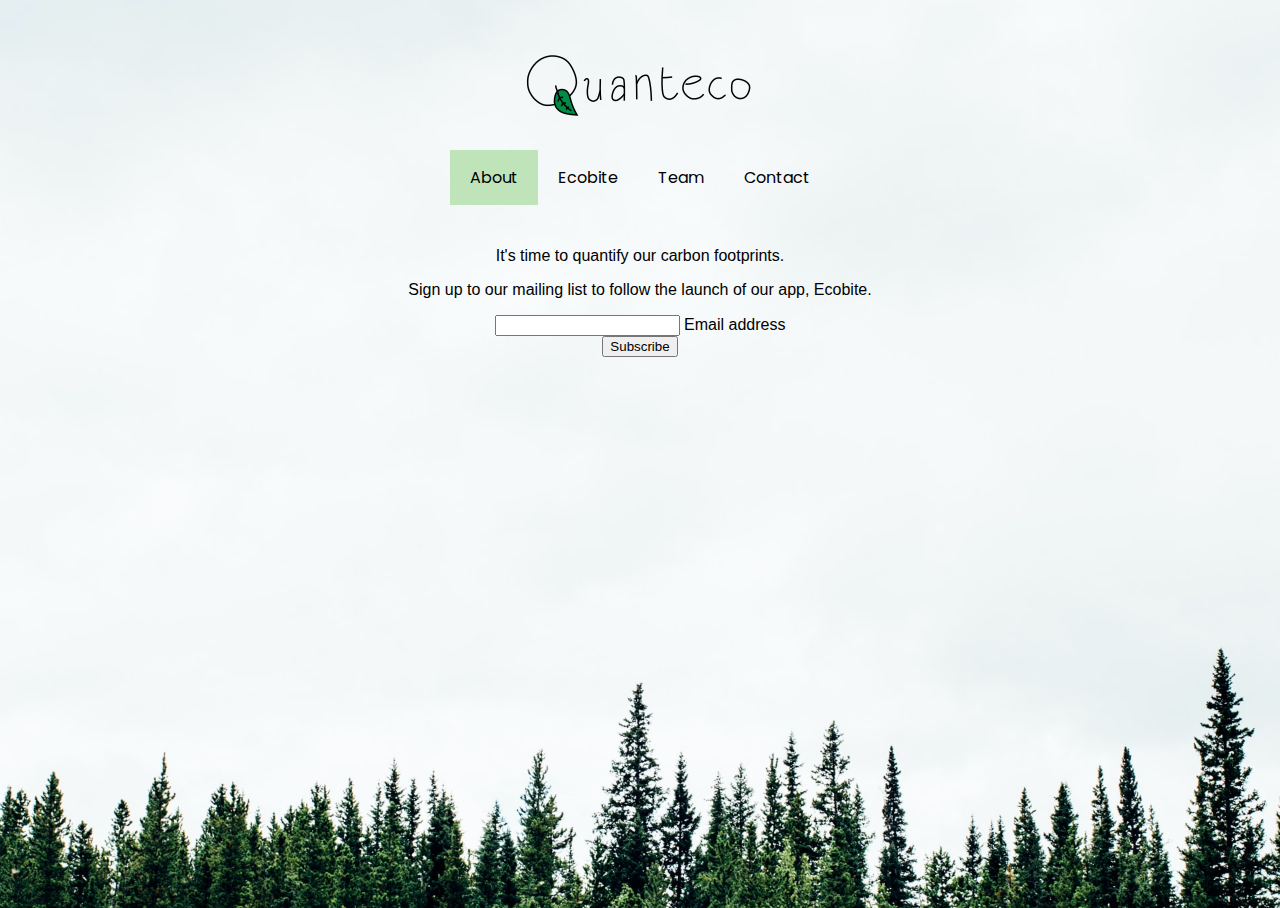
<file: index2.html>
<!doctype html>

<html lang="en">

<head>
    <meta charset="utf-8">

    <title>Quanteco</title>
    <meta name="description" content="Quanteco.org">
    <meta name="author" content="Quanteco">
    <meta name="referrer" content="no-referrer">
    <meta name="viewport" content="width=device-width, initial-scale=1.0">

    <!-- material design lite -->
    <link rel="stylesheet" href="https://fonts.googleapis.com/icon?family=Material+Icons">
    <link rel="stylesheet" href="https://code.getmdl.io/1.3.0/material.green-blue.min.css" />
    <script defer src="https://code.getmdl.io/1.3.0/material.min.js"></script>

    <!-- fonts -->
    <link rel="preconnect" href="https://fonts.googleapis.com">
    <link rel="preconnect" href="https://fonts.gstatic.com" crossorigin>
    <link href="https://fonts.googleapis.com/css2?family=Open+Sans&family=Poppins&display=swap" rel="stylesheet">

    <link rel="stylesheet" href="style.css">

    <link rel="icon" href="Q_notion.png">
</head>

<body>
    <main>
        <script>
            // fixes over-aggressive marking the email field as invalid
            document.addEventListener('DOMContentLoaded', function () {
                setTimeout(function () {
                    document.querySelectorAll("input[data-required]").forEach(function (e) {
                        e.required = true;
                    });
                }, 1);
            });
        </script>

        <div style="margin-top: 10px;"><img src="quanteco2.png" alt="Quanteco logo">
            <!-- 
    <h1 style="margin-top: 0" class = "title">Quanteco </h1>
     Tab links -->
        </div>

        <div class="tab">
            <button class="tablinks" onclick="openTab(event, 'About')" id="defaultOpen">About</button>
            <!-- <button class="tablinks" onclick="openTab(event, 'News')">News</button>-->
            <button class="tablinks" onclick="openTab(event, 'Ecobite')">Ecobite</button>
            <button class="tablinks" onclick="openTab(event, 'Team')">Team</button>
            <button class="tablinks" onclick="openTab(event, 'Contact')">Contact</button>
        </div>

        <div id="About" class="tabcontent">
            <p> It's time to quantify our carbon footprints.</p>
            <p>Sign up to our mailing list to follow the launch of our app, Ecobite.</p>
            <div id="mc_embed_signup">
                <form
                    action="https://quanteco.us5.list-manage.com/subscribe/post?u=84b372b9598d22040af9583e0&amp;id=0def27f7e4"
                    method="post" id="mc-embedded-subscribe-form" name="mc-embedded-subscribe-form" target="_blank">

                    <div class="mdl-textfield mdl-js-textfield mdl-textfield--floating-label">
                        <input class="mdl-textfield__input" type="email" value="" name="EMAIL" id="mce-EMAIL"
                            data-required>
                        <label class="mdl-textfield__label" for="mce-EMAIL">Email address</label>
                    </div>

                    <!-- real people should not fill this in and expect good things - do not remove this or risk form bot signups-->
                    <div style="position: absolute; left: -5000px;" aria-hidden="true">
                        <input type="text" name="b_84b372b9598d22040af9583e0_0def27f7e4" tabindex="-1" value="">
                    </div>

                    <button type="submit" name="subscribe" id="mc-embedded-subscribe"
                        class="mdl-button mdl-button--raised mdl-button--primary">
                        Subscribe
                    </button>
                    
                    </form>
                </div>
            </div>
        </div>

        <div id="Ecobite" class="tabcontent">
            <!--    <h3>Ecobite</h3>
    
                width="175"
                height="296"
    
    -->
            <p>
                Coming soon... a recipe and diet app with ecology and health at its heart.
            </p>
            <p>
                Find the footprint behind your plate by searching the nutrition and ecological impacts
                of a growing list food items.
            </p>
            <p>
                The nutritional data is sourced from the USDA.
                The ecological impact is estimated by us from recent scientific studies.
            </p>
            <p>
                Our alpha app is now in testing! It is under development and growing every day.
            </p>   
                      
    <a href="http://staging.quanteco.org" target="_blank"><button type="button" name="To the app!"  class="mdl-button mdl-button--raised mdl-button--primary">To the app!</button></a>

    
        </div>

        <div id="News" class="tabcontent">
            <p style="text-align:left;"> </p>
        </div>

        <div id="Team" class="tabcontent">
            <div class="row">
                <div class="column">
                    <img  class="teamimage" src="evert.png" alt="Evert"> <br>
                    <h5> Evert - CTO </h5>
                    Computer scientist <br>
                    Likes: Backends <br>
                    Dislikes: Bikeshedding
                </div>
                <div class="column">
                    <img class="teamimage" src="robert.png" style="width: 175px;" alt="Robert"> <br>
                    <h5> Robert - CEO </h5>
                    Mathematical engineer <br>
                    Likes: Data<br>
                    Dislikes: Balance fallacy
                </div>
            </div>
        </div>


        <div id="Contact" class="tabcontent">
            <p>
                If you find any bugs or have any sprouts (suggestions) for us, please contact us at <a
                    href="mailto:contact@quanteco.org">contact@quanteco.org</a>.
            </p>
        </div>

        <script>
            function openTab(evt, name) {
                // Declare all variables
                var i, tabcontent, tablinks;

                // Get all elements with class="tabcontent" and hide them
                tabcontent = document.getElementsByClassName("tabcontent");
                for (i = 0; i < tabcontent.length; i++) {
                    tabcontent[i].style.display = "none";
                    //tablinks[i].style.backgroundColor = "";

                }

                // Get all elements with class="tablinks" and remove the class "active"
                tablinks = document.getElementsByClassName("tablinks");
                for (i = 0; i < tablinks.length; i++) {
                    tablinks[i].className = tablinks[i].className.replace(" active", "");
                }

                // Show the current tab, and add an "active" class to the button that opened the tab
                document.getElementById(name).style.display = "block";
                evt.currentTarget.className += " active";
            }

            // Get the element with id="defaultOpen" and click on it
            document.getElementById("defaultOpen").click();

        </script>



    </main>
</body>

</html>
</file>
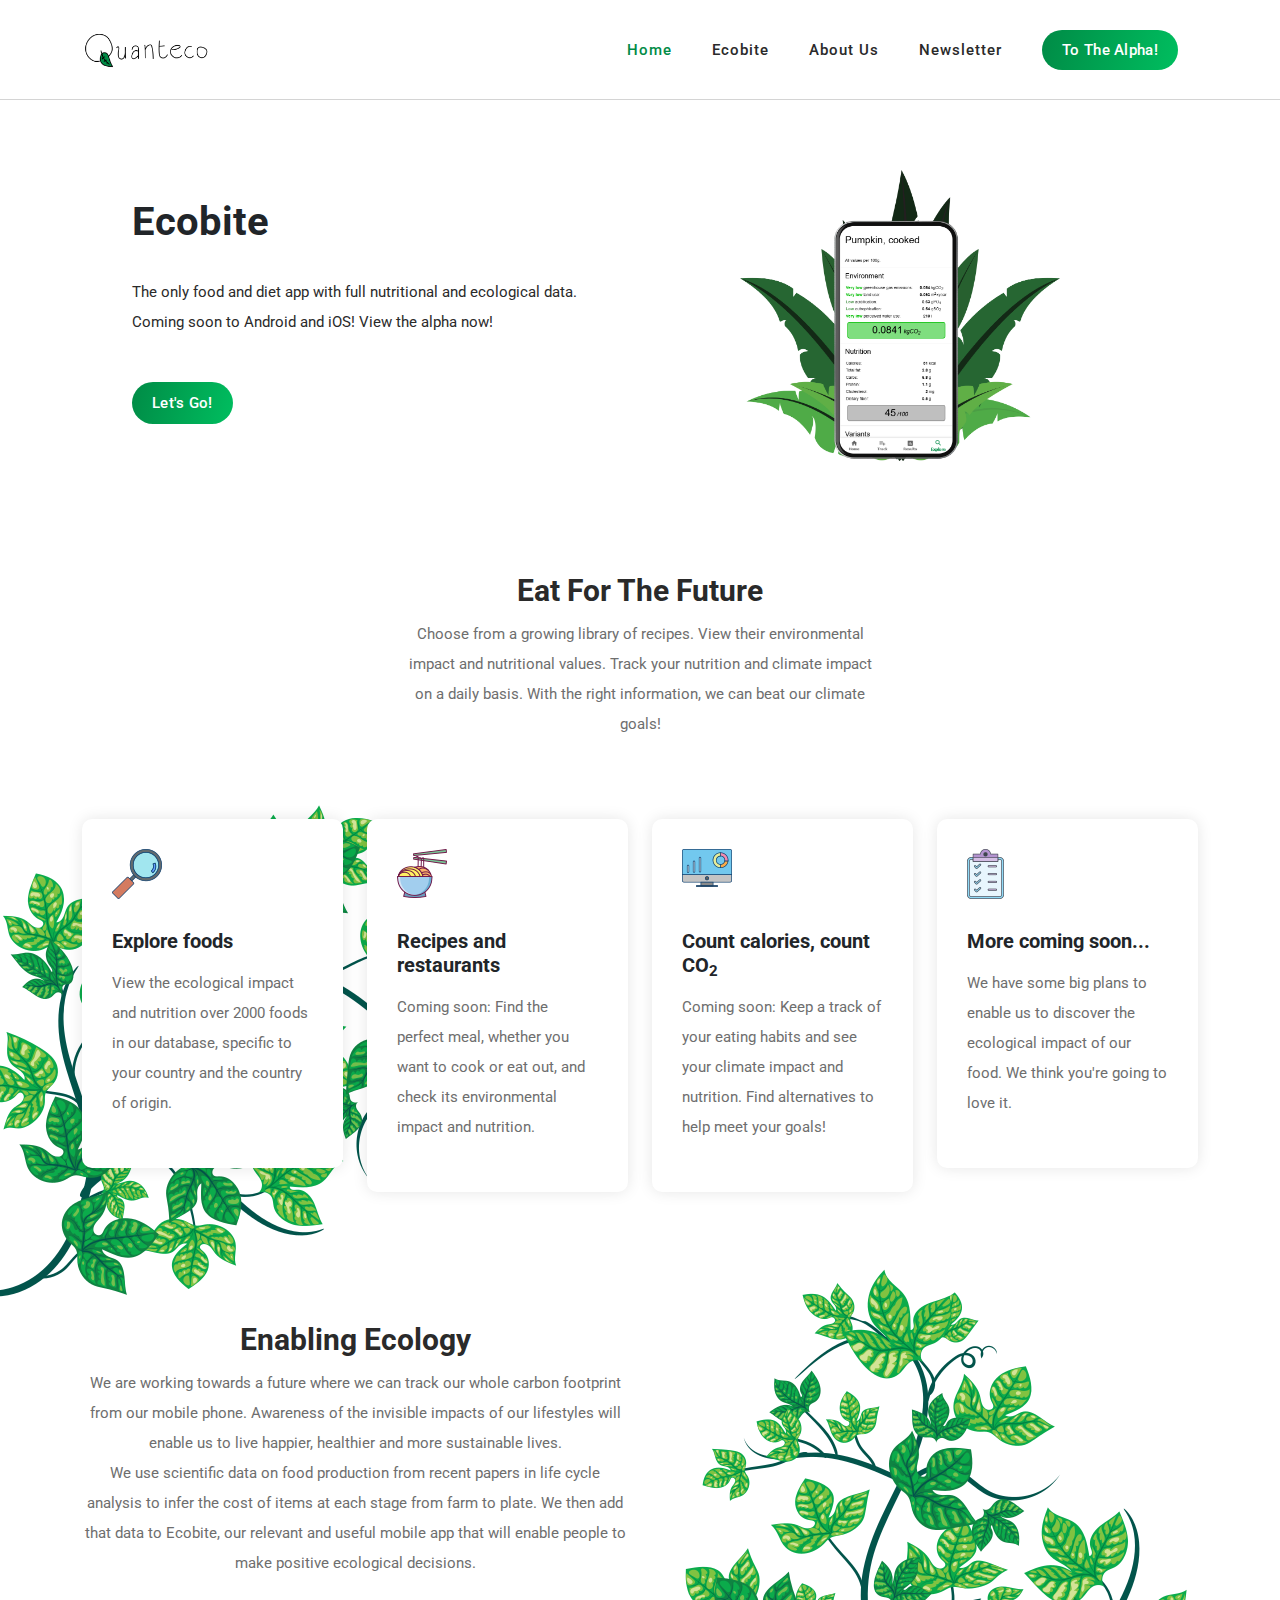
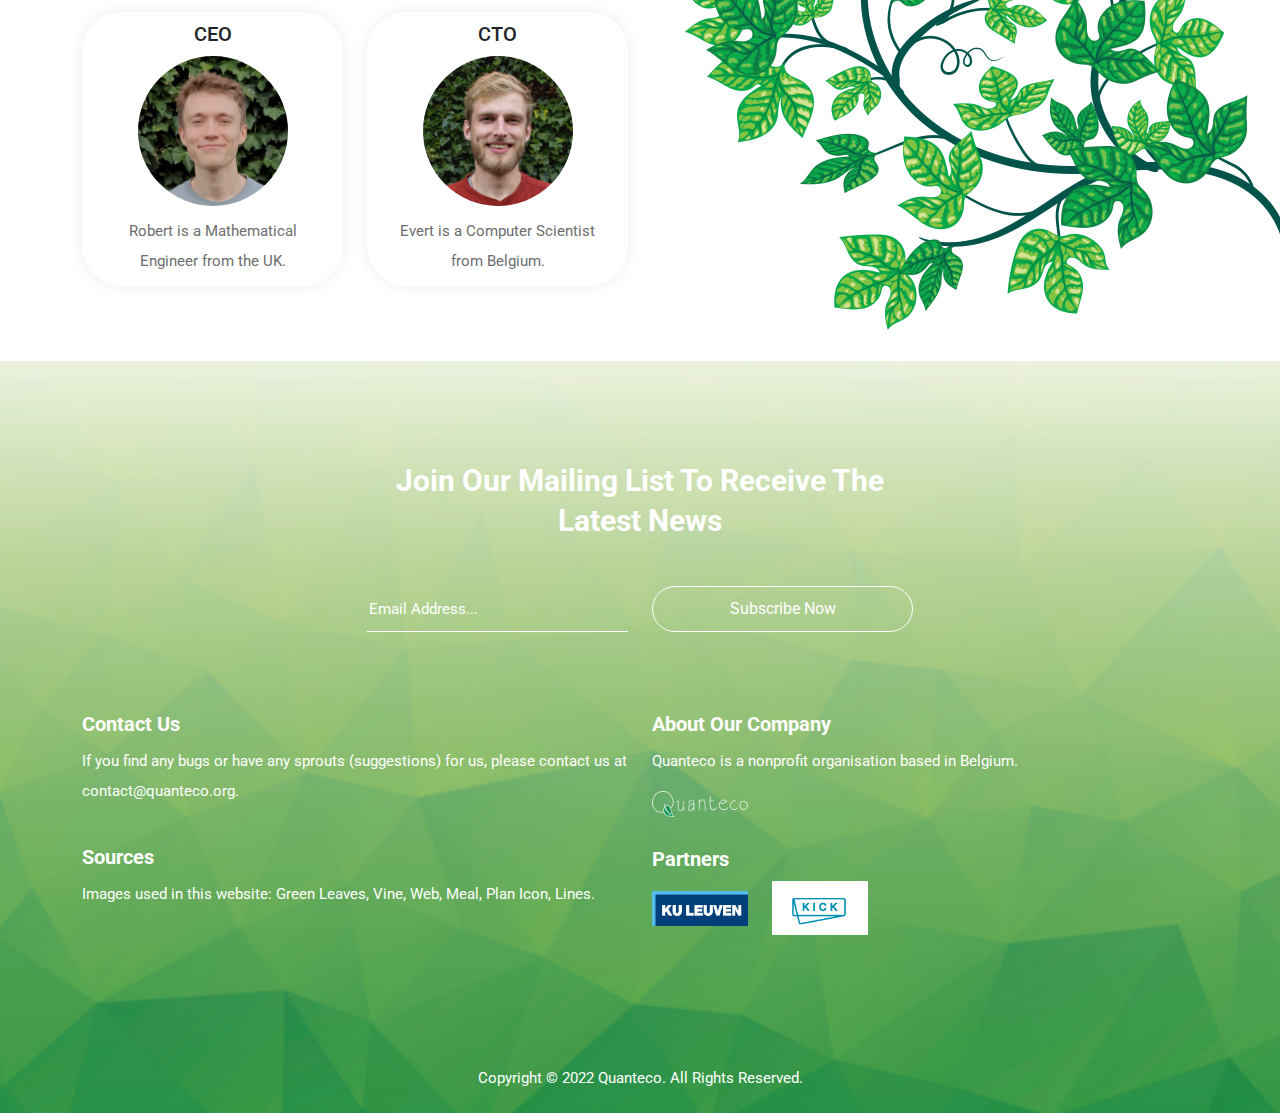
<file: old_index.html>
<!DOCTYPE html>
<html lang="en">

  <head>

    <meta charset="UTF-8">
    <meta name="viewport" content="width=device-width, initial-scale=1, shrink-to-fit=no">
    <meta name="description" content="">
    <meta name="author" content="">
    <link rel="preconnect" href="https://fonts.googleapis.com">
    <link rel="preconnect" href="https://fonts.gstatic.com" crossorigin>
    <link href="https://fonts.googleapis.com/css2?family=Roboto:wght@100;300;400;500;700;900&display=swap" rel="stylesheet">

    <title>Quanteco</title>

    <link rel="icon" href="Q_notion.png">
    <!-- Bootstrap core CSS -->
    <link href="vendor/bootstrap/css/bootstrap.min.css" rel="stylesheet">

<!--

TemplateMo 570 Chain App Dev

https://templatemo.com/tm-570-chain-app-dev

-->

    <!-- Additional CSS Files -->
    <link rel="stylesheet" href="https://use.fontawesome.com/releases/v5.8.1/css/all.css" integrity="sha384-50oBUHEmvpQ+1lW4y57PTFmhCaXp0ML5d60M1M7uH2+nqUivzIebhndOJK28anvf" crossorigin="anonymous">
    <link rel="stylesheet" href="assets/css/templatemo-chain-app-dev.css">
    <link rel="stylesheet" href="assets/css/animated.css">
    <link rel="stylesheet" href="assets/css/owl.css">

  </head>

<body>

  <!-- ***** Preloader Start ***** -->
  <div id="js-preloader" class="js-preloader">
    <div class="preloader-inner">
      <span class="dot"></span>
      <div class="dots">
        <span></span>
        <span></span>
        <span></span>
      </div>
    </div>
  </div>
  <!-- ***** Preloader End ***** -->

  <!-- ***** Header Area Start ***** -->
  <header class="header-area header-sticky wow slideInDown" data-wow-duration="0.75s" data-wow-delay="0s">
    <div class="container">
      <div class="row">
        <div class="col-12">
          <nav class="main-nav">
            <!-- ***** Logo Start ***** -->
            <a href="index.html" class="logo">
              <img src="assets/images/qe/quanteco2.png" alt="Quanteco" style="width: 130px;">
            </a>
            <!-- ***** Logo End ***** -->
            <!-- ***** Menu Start ***** -->
            <ul class="nav">
              <li class="scroll-to-section"><a href="#top" class="active">Home</a></li>
              <li class="scroll-to-section"><a href="#services">Ecobite</a></li>
              <li class="scroll-to-section"><a href="#about">About us</a></li>
             <!-- <li class="scroll-to-section"><a href="#pricing">Partnerships</a></li>-->
              <li class="scroll-to-section"><a href="#newsletter">Newsletter</a></li>
              <li><div class="gradient-button"><a id="modal_trigger" href="https://app.quanteco.org" target="_blank" ><!--   href="#modal"  > <i class="fa fa-sign-in-alt"></i>-->To the alpha!</a></div></li> 
            </ul>        
            <a class='menu-trigger'>
                <span>Menu</span>
            </a>
            <!-- ***** Menu End ***** -->
          </nav>
        </div>
      </div>
    </div>
  </header>
  <!-- ***** Header Area End ***** -->
  
  <div id="modal" class="popupContainer" style="display:none;">
    <div class="popupHeader">
        <span class="header_title">Login</span>
        <span class="modal_close"><i class="fa fa-times"></i></span>
    </div>

    <section class="popupBody">
        <!-- Social Login -->
        <div class="social_login">
            <div class="">
                <a href="#" class="social_box fb">
                    <span class="icon"><i class="fab fa-facebook"></i></span>
                    <span class="icon_title">Connect with Facebook</span>

                </a>

                <a href="#" class="social_box google">
                    <span class="icon"><i class="fab fa-google-plus"></i></span>
                    <span class="icon_title">Connect with Google</span>
                </a>
            </div>

            <div class="centeredText">
                <span>Or use your Email address</span>
            </div>

            <div class="action_btns">
                <div class="one_half"><a href="#" id="login_form" class="btn">Login</a></div>
                <div class="one_half last"><a href="#" id="register_form" class="btn">Sign up</a></div>
            </div>
        </div>

        <!-- Username & Password Login form -->
        <div class="user_login">
            <form>
                <label>Email / Username</label>
                <input type="text" />
                <br />

                <label>Password</label>
                <input type="password" />
                <br />

                <div class="checkbox">
                    <input id="remember" type="checkbox" />
                    <label for="remember">Remember me on this computer</label>
                </div>

                <div class="action_btns">
                    <div class="one_half"><a href="#" class="btn back_btn"><i class="fa fa-angle-double-left"></i> Back</a></div>
                    <div class="one_half last"><a href="#" class="btn btn_red">Login</a></div>
                </div>
            </form>

            <a href="#" class="forgot_password">Forgot password?</a>
        </div>

        <!-- Register Form -->
        <div class="user_register">
            <form>
                <label>Full Name</label>
                <input type="text" />
                <br />

                <label>Email Address</label>
                <input type="email" />
                <br />

                <label>Password</label>
                <input type="password" />
                <br />

                <div class="checkbox">
                    <input id="send_updates" type="checkbox" />
                    <label for="send_updates">Send me occasional email updates</label>
                </div>

                <div class="action_btns">
                    <div class="one_half"><a href="#" class="btn back_btn"><i class="fa fa-angle-double-left"></i> Back</a></div>
                    <div class="one_half last"><a href="#" class="btn btn_red">Register</a></div>
                </div>
            </form>
        </div>
    </section>
</div>

  <div class="main-banner wow fadeIn" id="top" data-wow-duration="1s" data-wow-delay="0.5s">
    <div class="container" style="margin-bottom: 40px;">
      <div class="row">
        <div class="col-lg-12">
          <div class="row">
            <div class="col-lg-6 align-self-center">
              <div class="left-content show-up header-text wow fadeInLeft" data-wow-duration="1s" data-wow-delay="1s">
                <div class="row">
                  <div class="col-lg-12">
                    <h2>Ecobite</h2>
                    <p>The only food and diet app with full nutritional and ecological data. Coming soon to Android and iOS! View the alpha now!</p>
                  </div>
                  <div class="gradient-button"><a id="modal_trigger" href="https://app.quanteco.org" target="_blank" ><!--   href="#modal"  > <i class="fa fa-sign-in-alt"></i>-->Let's go!</a></div>
      
                  <!--
                  <div class="col-lg-12">
                    <div class="white-button first-button scroll-to-section">
                      <a href="https://apps.apple.com/lt/app/cooking-fever/id714796093" target="_blank">App store <i class="fab fa-apple"></i></a>
                    </div>
                    <div class="white-button scroll-to-section">
                      <a href="https://play.google.com/store/apps/details?id=com.nordcurrent.canteenhd" target="_blank"> Google Play<i class="fab fa-google-play"></i></a>
                    </div>
                  <br>
                    <div class="white-button scroll-to-section">
                      <a href="https://app.quanteco.org/search" target="_blank"> Login Online</a>
                    </div>
                    
                  -->
                  </div>
                </div>
              </div>
              <div class="col-lg-6">
                <div class="right-image wow fadeInRight" data-wow-duration="1s" data-wow-delay="0.5s">
                  <img src="assets/images/qe/phone2.png" alt="" style="z-index: 3; width: 320px; margin-top: 20px;">
                </div>
              </div>
            </div>
            <br>
          </div>
        </div>
      </div>
    </div>
  </div>
  <div id="services" class="services section">
    <div class="container">
      <div class="row">
        <div class="col-lg-8 offset-lg-2">
          <div class="section-heading  wow fadeInDown" data-wow-duration="1s" data-wow-delay="0.5s">
           <br>
           <br>
            <h4>Eat for the future</h4>
            <!--
            <img src="assets/images/heading-line-dec.png" alt="">
            -->
            <p> Choose from a growing library of recipes. View their environmental impact and nutritional values. Track your nutrition and climate impact on a daily basis. With the right information, we can beat our climate goals!
            </div>
        </div>
      </div>
    </div>
    <div class="container">
      <div class="row">
        <div class="col-lg-3">
          <div class="service-item first-service">
            <div class="icon"></div>
            <h4>Explore foods</h4>
            <p> View the ecological impact and nutrition over 2000 foods in our database, specific to your country and the country of origin.</p>
            <!--
            <div class="text-button">
              <a href="#">Read More <i class="fa fa-arrow-right"></i></a>
            </div>
          -->
          </div>
        </div>
        <div class="col-lg-3">
          <div class="service-item second-service">
            <div class="icon"></div>
            <h4>Recipes and restaurants</h4>
            <p>Coming soon: Find the perfect meal, whether you want to cook or eat out, and check its environmental impact and nutrition. </p>
            <!--
            <div class="text-button">
              <a href="#">Read More <i class="fa fa-arrow-right"></i></a>
            </div>
          -->
          </div>
        </div>
        
        <div class="col-lg-3">
          <div class="service-item third-service">
            <div class="icon"></div>
            
            <h4>Count calories, count CO<sub>2</sub></h4>
            <p>Coming soon: Keep a track of your eating habits and see your climate impact and nutrition. Find alternatives to help meet your goals!</p>
          
            <!--
            <div class="text-button">
              <a href="#">Read More <i class="fa fa-arrow-right"></i></a>
            </div>
          -->
          </div>
        </div>
        <div class="col-lg-3">
          <div class="service-item fourth-service">
            <div class="icon"></div>
            <!--
            <h4>Diet calendar</h4>
            <p>Coming soon: Plan and log your meals. We check for possible nutrient deficiencies and provide stats on your nutrition and environmental impact.</p>
            
          -->
          
          <h4>More coming soon...</h4>
          <p>We have some big plans to enable us to discover the ecological impact of our food. We think you're going to love it.</p>
        
            <!--
            <div class="text-button">
              <a href="#">Read More <i class="fa fa-arrow-right"></i></a>
            </div>
          -->
          </div>
        </div>
        
      </div>
      </div>
    </div>
  </div>

  <div id="about" class="about-us section">
    <div class="container">
      <div class="row">
        <div class="col-lg-6 align-self-center">
          <div class="section-heading">
            <h4>Enabling ecology</h4>
            <!--
            <img src="assets/images/heading-line-dec.png" alt="">
            -->
            <p>We are working towards a future where we can track our whole carbon footprint from our mobile phone.
              
              Awareness of the invisible impacts of our lifestyles will enable us to live happier, healthier and more sustainable lives.
            <br>
            We use scientific data on food production from recent papers in life cycle analysis to infer the cost of items at each stage from farm to plate. 

            We then add that data to Ecobite, our relevant and useful mobile app that will enable people to make positive ecological decisions.</p> <br>
      <!--Cake wants to create added value for companies, banks and consumers by generating new revenue streams through the processing of financial transactions.

Consumers get the opportunity to earn automatic cashbacks on their daily purchases through their existing banking app.

Businesses can attract new customers and reward existing ones with targeted cashback discounts. Market insights based on financial transactions help them choose the right strategic direction.

Banks are given the opportunity to offer an additional service to their customers, increasing customer loyalty while developing an additional revenue stream.-->
            </p>
            <div class="row">
              <div class="col-lg-6">
                <div class="box-item">
                  <h5> CEO </h5>
                 <p><img class="teamimage" src="assets/images/qe/Rob.jpeg" style="height: 150px; width: 150px; border-radius:50%;" alt="Robert"> <br></p>
                <p>
                 Robert is a Mathematical Engineer from the UK.
  
                </p>
                </div>
              </div>
              
              <div class="col-lg-6">
                <div class="box-item">
                    <h5> CTO </h5>
                    <p> <img  src="assets/images/qe/Evert.jpeg"  style="height: 150px; width: 150px; border-radius:50%;" alt="Evert">
                      <!-- style="height: 267px; width: 158px;" --> 
                       <br></p> 
                  <p>
                     Evert is a Computer Scientist from Belgium.
                </div>
              </div>
            <!--
            <div class="col-lg-6">
              <div class="box-item">
                <h4><a href="#">Fixing Issues About</a></h4>
                <p>Lorem Ipsum Text</p>
              </div>
            </div>
            <div class="col-lg-6">
              <div class="box-item">
                <h4><a href="#">Co. Development</a></h4>
                <p>Lorem Ipsum Text</p>
              </div>
            </div>
            -->
            <!--
             <p> If our goal appeals to you and you would like to advance our cause, please consider <a rel="nofollow" href="https://paypal.me" target="_blank">donating to us via PayPal</a>. Donations over €50 will provide access to the Quanteco discord server where we discuss app development and upcoming features. Thank you.
             </p>
             -->
              <!--
              <div class="gradient-button">
                <a href="#">Start 14-Day Free Trial</a>
              </div>
              <span>*No Credit Card Required</span>
              -->
            </div>
          </div>
        </div>
        <!--
        <div class="col-lg-6">
          <div class="right-image">
            <img src="assets/images/about-right-dec.png" alt="">
          </div>
        </div>
        -->
      </div>
    </div>
  </div>
<!--
  <div id="clients" class="the-clients">
    <div class="container">
      <div class="row">
        <div class="col-lg-8 offset-lg-2">
          <div class="section-heading">
            <h4>Check What <em>The Clients Say</em> About Our App Dev</h4>
            <img src="assets/images/heading-line-dec.png" alt="">
            <p>Lorem ipsum dolor sit amet, consectetur adipiscing elit, sed do eismod tempor incididunt ut labore et dolore magna.</p>
          </div>
        </div>
        <div class="col-lg-12">
          <div class="naccs">
            <div class="grid">
              <div class="row">
                <div class="col-lg-7 align-self-center">
                  <div class="menu">
                    <div class="first-thumb active">
                      <div class="thumb">
                        <div class="row">
                          <div class="col-lg-4 col-sm-4 col-12">
                            <h4>David Martino Co</h4>
                            <span class="date">30 November 2021</span>
                          </div>
                          <div class="col-lg-4 col-sm-4 d-none d-sm-block">
                            <span class="category">Financial Apps</span>
                          </div>
                          <div class="col-lg-4 col-sm-4 col-12">
                              <i class="fa fa-star"></i>
                              <i class="fa fa-star"></i>
                              <i class="fa fa-star"></i>
                              <i class="fa fa-star"></i>
                              <i class="fa fa-star"></i>
                              <span class="rating">4.8</span>
                          </div>
                        </div>
                      </div>
                    </div>
                    <div>
                      <div class="thumb">
                        <div class="row">
                          <div class="col-lg-4 col-sm-4 col-12">
                            <h4>Jake Harris Nyo</h4>
                            <span class="date">29 November 2021</span>
                          </div>
                          <div class="col-lg-4 col-sm-4 d-none d-sm-block">
                            <span class="category">Digital Business</span>
                          </div>
                          <div class="col-lg-4 col-sm-4 col-12">
                              <i class="fa fa-star"></i>
                              <i class="fa fa-star"></i>
                              <i class="fa fa-star"></i>
                              <i class="fa fa-star"></i>
                              <i class="fa fa-star"></i>
                              <span class="rating">4.5</span>
                          </div>
                        </div>
                      </div>
                    </div>
                    <div>
                      <div class="thumb">
                        <div class="row">
                          <div class="col-lg-4 col-sm-4 col-12">
                            <h4>May Catherina</h4>
                            <span class="date">27 November 2021</span>
                          </div>
                          <div class="col-lg-4 col-sm-4 d-none d-sm-block">
                            <span class="category">Business &amp; Economics</span>
                          </div>
                          <div class="col-lg-4 col-sm-4 col-12">
                              <i class="fa fa-star"></i>
                              <i class="fa fa-star"></i>
                              <i class="fa fa-star"></i>
                              <i class="fa fa-star"></i>
                              <i class="fa fa-star"></i>
                              <span class="rating">4.7</span>
                          </div>
                        </div>
                      </div>
                    </div>
                    <div>
                      <div class="thumb">
                        <div class="row">
                          <div class="col-lg-4 col-sm-4 col-12">
                            <h4>Random User</h4>
                            <span class="date">24 November 2021</span>
                          </div>
                          <div class="col-lg-4 col-sm-4 d-none d-sm-block">
                            <span class="category">New App Ecosystem</span>
                          </div>
                          <div class="col-lg-4 col-sm-4 col-12">
                              <i class="fa fa-star"></i>
                              <i class="fa fa-star"></i>
                              <i class="fa fa-star"></i>
                              <i class="fa fa-star"></i>
                              <i class="fa fa-star"></i>
                              <span class="rating">3.9</span>
                          </div>
                        </div>
                      </div>
                    </div>
                    <div class="last-thumb">
                      <div class="thumb">
                        <div class="row">
                          <div class="col-lg-4 col-sm-4 col-12">
                            <h4>Mark Amber Do</h4>
                            <span class="date">21 November 2021</span>
                          </div>
                          <div class="col-lg-4 col-sm-4 d-none d-sm-block">
                            <span class="category">Web Development</span>
                          </div>
                          <div class="col-lg-4 col-sm-4 col-12">
                              <i class="fa fa-star"></i>
                              <i class="fa fa-star"></i>
                              <i class="fa fa-star"></i>
                              <i class="fa fa-star"></i>
                              <i class="fa fa-star"></i>
                              <span class="rating">4.3</span>
                          </div>
                        </div>
                      </div>
                    </div>
                  </div>
                </div> 
                <div class="col-lg-5">
                  <ul class="nacc">
                    <li class="active">
                      <div>
                        <div class="thumb">
                          <div class="row">
                            <div class="col-lg-12">
                              <div class="client-content">
                                <img src="assets/images/quote.png" alt="">
                                <p>“Lorem ipsum dolor sit amet, consectetur adpiscing elit, sed do eismod tempor idunte ut labore et dolore magna aliqua darwin kengan
                                  lorem ipsum dolor sit amet, consectetur picing elit massive big blasta.”</p>
                              </div>
                              <div class="down-content">
                                <img src="assets/images/client-image.jpg" alt="">
                                <div class="right-content">
                                  <h4>David Martino</h4>
                                  <span>CEO of David Company</span>
                                </div>
                              </div>
                            </div>
                          </div>
                        </div>
                      </div>
                    </li>
                    <li>
                      <div>
                        <div class="thumb">
                          <div class="row">
                            <div class="col-lg-12">
                              <div class="client-content">
                                <img src="assets/images/quote.png" alt="">
                                <p>“CTO, Lorem ipsum dolor sit amet, consectetur adpiscing elit, sed do eismod tempor idunte ut labore et dolore magna aliqua darwin kengan
                                  lorem ipsum dolor sit amet, consectetur picing elit massive big blasta.”</p>
                              </div>
                              <div class="down-content">
                                <img src="assets/images/client-image.jpg" alt="">
                                <div class="right-content">
                                  <h4>Jake H. Nyo</h4>
                                  <span>CTO of Digital Company</span>
                                </div>
                              </div>
                            </div>
                          </div>
                        </div>
                      </div>
                    </li>
                    <li>
                      <div>
                        <div class="thumb">
                          <div class="row">
                            <div class="col-lg-12">
                              <div class="client-content">
                                <img src="assets/images/quote.png" alt="">
                                <p>“May, Lorem ipsum dolor sit amet, consectetur adpiscing elit, sed do eismod tempor idunte ut labore et dolore magna aliqua darwin kengan
                                  lorem ipsum dolor sit amet, consectetur picing elit massive big blasta.”</p>
                              </div>
                              <div class="down-content">
                                <img src="assets/images/client-image.jpg" alt="">
                                <div class="right-content">
                                  <h4>May C.</h4>
                                  <span>Founder of Catherina Co.</span>
                                </div>
                              </div>
                            </div>
                          </div>
                        </div>
                      </div>
                    </li>
                    <li>
                      <div>
                        <div class="thumb">
                          <div class="row">
                            <div class="col-lg-12">
                              <div class="client-content">
                                <img src="assets/images/quote.png" alt="">
                                <p>“Lorem ipsum dolor sit amet, consectetur adpiscing elit, sed do eismod tempor idunte ut labore et dolore magna aliqua darwin kengan
                                  lorem ipsum dolor sit amet, consectetur picing elit massive big blasta.”</p>
                              </div>
                              <div class="down-content">
                                <img src="assets/images/client-image.jpg" alt="">
                                <div class="right-content">
                                  <h4>Random Staff</h4>
                                  <span>Manager, Digital Company</span>
                                </div>
                              </div>
                            </div>
                          </div>
                        </div>
                      </div>
                    </li>
                    <li>
                      <div>
                        <div class="thumb">
                          <div class="row">
                            <div class="col-lg-12">
                              <div class="client-content">
                                <img src="assets/images/quote.png" alt="">
                                <p>“Mark, Lorem ipsum dolor sit amet, consectetur adpiscing elit, sed do eismod tempor idunte ut labore et dolore magna aliqua darwin kengan
                                  lorem ipsum dolor sit amet, consectetur picing elit massive big blasta.”</p>
                              </div>
                              <div class="down-content">
                                <img src="assets/images/client-image.jpg" alt="">
                                <div class="right-content">
                                  <h4>Mark Am</h4>
                                  <span>CTO, Amber Do Company</span>
                                </div>
                              </div>
                            </div>
                          </div>
                        </div>
                      </div>
                    </li>
                  </ul>
                </div>          
              </div>
            </div>
          </div>
        </div>
      </div>
    </div>
  </div>

  <div id="pricing" class="pricing-tables">
    <div class="container">
      <div class="row">
        <div class="col-lg-8 offset-lg-2">
          <div class="section-heading">
            <h4>We Have The Best Pre-Order <em>Prices</em> You Can Get</h4>
            <img src="assets/images/heading-line-dec.png" alt="">
            <p>Lorem ipsum dolor sit amet, consectetur adipiscing elit, sed do eismod tempor incididunt ut labore et dolore magna.</p>
          </div>
        </div>
        <div class="col-lg-4">
          <div class="pricing-item-regular">
            <span class="price">$12</span>
            <h4>Standard Plan App</h4>
            <div class="icon">
              <img src="assets/images/pricing-table-01.png" alt="">
            </div>
            <ul>
              <li>Lorem Ipsum Dolores</li>
              <li>20 TB of Storage</li>
              <li class="non-function">Life-time Support</li>
              <li class="non-function">Premium Add-Ons</li>
              <li class="non-function">Fastest Network</li>
              <li class="non-function">More Options</li>
            </ul>
            <div class="border-button">
              <a href="#">Purchase This Plan Now</a>
            </div>
          </div>
        </div>
        <div class="col-lg-4">
          <div class="pricing-item-pro">
            <span class="price">$25</span>
            <h4>Business Plan App</h4>
            <div class="icon">
              <img src="assets/images/pricing-table-01.png" alt="">
            </div>
            <ul>
              <li>Lorem Ipsum Dolores</li>
              <li>50 TB of Storage</li>
              <li>Life-time Support</li>
              <li>Premium Add-Ons</li>
              <li class="non-function">Fastest Network</li>
              <li class="non-function">More Options</li>
            </ul>
            <div class="border-button">
              <a href="#">Purchase This Plan Now</a>
            </div>
          </div>
        </div>
        <div class="col-lg-4">
          <div class="pricing-item-regular">
            <span class="price">$66</span>
            <h4>Premium Plan App</h4>
            <div class="icon">
              <img src="assets/images/pricing-table-01.png" alt="">
            </div>
            <ul>
              <li>Lorem Ipsum Dolores</li>
              <li>120 TB of Storage</li>
              <li>Life-time Support</li>
              <li>Premium Add-Ons</li>
              <li>Fastest Network</li>
              <li>More Options</li>
            </ul>
            <div class="border-button">
              <a href="#">Purchase This Plan Now</a>
            </div>
          </div>
        </div>
      </div>
    </div>
  </div> 
  -->
  
  <footer id="newsletter">
    <div class="container">
      <div class="row">
        <div class="col-lg-8 offset-lg-2">
          <div class="section-heading">
            <h4>Join our mailing list to receive the latest news </h4>
          </div>
        </div>
        <div class="col-lg-6 offset-lg-3">
          <form id = "search"
          action="https://quanteco.us5.list-manage.com/subscribe/post?u=84b372b9598d22040af9583e0&amp;id=0def27f7e4"
          method="post" id="mc-embedded-subscribe-form" name="mc-embedded-subscribe-form" target="_blank">
            <div class="row">
              <div class="col-lg-6 col-sm-6">
                <fieldset>
                  <input type="email" value="" name="EMAIL" id="mce-EMAIL" placeholder="Email Address..." autocomplete="on" data-required>
                </fieldset>
              </div>
              <!-- real people should not fill this in and expect good things - do not remove this or risk form bot signups-->
            <div style="position: absolute; left: -5000px;" aria-hidden="true">
              <input type="text" name="b_84b372b9598d22040af9583e0_0def27f7e4" tabindex="-1" value="">
          </div>

              <div class="col-lg-6 col-sm-6">
                <fieldset>
                  <button type="submit" name="subscribe" class="main-button" id="mc-embedded-subscribe">Subscribe Now <i class="fa fa-angle-right"></i></button>
                </fieldset>
              </div>
            </div>
          </form>
        </div>
      </div>
      <div class="row">
        <div class="col-lg-6">
          <div class="footer-widget"> 
             <h4>Contact Us</h4>
            <p> If you find any bugs or have any sprouts (suggestions) for us, please contact us at <a
            href="mailto:contact@quanteco.org">contact@quanteco.org</a>.</p>
            <br>
            
            <h4>Sources</h4>
            
            <p>
              Images used in this website: <a href="https://www.vecteezy.com/free-vector/green-leaves" target="_blank" >Green Leaves</a>, 
              <a href="https://www.vecteezy.com/free-vector/vine" target="_blank" >Vine</a>, 
              <a href="https://www.vecteezy.com/free-vector/web" target="_blank" >Web</a>, 
              <a href="https://www.vecteezy.com/free-vector/meal" target="_blank" >Meal</a>, 
              <a href="https://www.vecteezy.com/free-vector/plan-icon" target="_blank" >Plan Icon</a>, 
              <a href="https://www.vecteezy.com/free-vector/lines" target="_blank" >Lines</a>.</p>
              <br>
            </div>
        </div>
        <!--
        <div class="col-lg-3">
          <div class="footer-widget">
            <h4>About Us</h4>
            <ul>
              <li><a href="#">Home</a></li>
              <li><a href="#">Services</a></li>
              <li><a href="#">About</a></li>
              <li><a href="#">Testimonials</a></li>
              <li><a href="#">Pricing</a></li>
            </ul>
            <ul>
              <li><a href="#">About</a></li>
              <li><a href="#">Testimonials</a></li>
              <li><a href="#">Pricing</a></li>
            </ul>
          </div>
        </div>
        <div class="col-lg-6">
          <div class="footer-widget">
            <h4>Useful Links</h4>
            <ul>
              <li><a href="#">Free Apps</a></li>
              <li><a href="#">App Engine</a></li>
              <li><a href="#">Programming</a></li>
              <li><a href="#">Development</a></li>
              <li><a href="#">App News</a></li>
            </ul>
            <ul>
              <li><a href="#">App Dev Team</a></li>
              <li><a href="#">Digital Web</a></li>
              <li><a href="#">Normal Apps</a></li>
            </ul>
          </div>
        </div>
        -->
        <div class="col-lg-6">
          <div class="footer-widget">
            <h4>About Our Company</h4>
            <p> Quanteco is a nonprofit organisation based in Belgium.</p>
      
            <div class="logo">
              <img src="assets/images/qe/quanteco_white.png" alt="">
            </div>   
          </div>
          
          <div class="footer-widget">
            <h4> Partners</h4>      
            <div class="logo">
              <img src="assets/images/qe/KUL.png" alt="" style="margin-right: 20px;">
                  
              <img src="assets/images/qe/KICK.png" alt="">
            </div>   
            <br></br>
          </div>
        </div>

        <div class="col-lg-12">
          <div class="copyright-text">
            <p>Copyright © 2022 Quanteco. All Rights Reserved. 
                  </div>
        </div>
        </div>
      </div>
    </div>
  </footer>


  <!-- Scripts -->
  <script src="vendor/jquery/jquery.min.js"></script>
  <script src="vendor/bootstrap/js/bootstrap.bundle.min.js"></script>
  <script src="assets/js/owl-carousel.js"></script>
  <script src="assets/js/animation.js"></script>
  <script src="assets/js/imagesloaded.js"></script>
  <script src="assets/js/popup.js"></script>
  <script src="assets/js/custom.js"></script>
</body>
</html>
</file>
<file: style.css>
body {
    background-color: #f5f9fa;
    font-family: 'Open Sans', sans-serif;
}

h1, h2, h3, h4, h5, h6 {
    font-family: 'Poppins', sans-serif;
}

p {
    text-align: center;
}

main {
    max-width: 1000px;
    padding: 2em;
    margin-left: auto;
    margin-right: auto;
    display:flex;
    flex-direction: column;
    align-items: center;
}

#mc_embed_signup > form {
    display: flex;
    flex-direction: column;
    align-items: center;
}

@media screen and (min-height: 600px) and (min-width: 350px) {
    body {
        background-image: url('./background.jpg');
        background-size: 2000px;
        background-position-x: center;
        background-position-y: top;
        background-repeat: no-repeat;
        background-attachment: fixed;
    }
}

@media screen and (min-height: 1000px) and (min-width: 2000px) {
    body {
        /* Fix bg for very large displays */
        background-size: cover;
    }
}

.teamimage {
  max-width: 100%;
  height: auto;
  width: auto\9; /* ie8 */
  
}


/* Style the tab */
.title {
    position: relative;
    top: auto;
   /* right: 200px ;
    width: 100%;*/
   text-align: center;
   
}

.tab {
 
      /*overflow: hidden;
     overflow-wrap: normal;
 border: 1px solid rgb(255, 253, 253);
  float:left;
    background-color: #ffffff;
    
  min-width: 400px;
  
    width: 100%;
  */
  
  width: fit-content;
  position:relative;
  top: 25px;
  left: auto;
  right:auto;
  }
  
  /* Style the buttons that are used to open the tab content */
  .tab button {
    background-color: inherit;
   /*
    float: left;
    
    min-width: fit-content;
    width: 100px;
    */
    font-family:'Poppins', sans-serif;
    text-align: center;
    position: relative;
    border: none;
    outline: none;
    cursor: pointer;
    padding: 15px 20px;
    transition: 0.05s;
    font-size:medium;
    
  }
  
  /* Change background color of buttons on hover */
  .tab button:hover {
    background-color: rgb(191, 228, 186);
  }
  
  /* Create an active/current tablink class */
  .tab button.active {
   /* background-color: rgb(109, 228, 110*/
    background-color: rgb(191, 228, 186);

  }
  
  /* Style the tab content */
  .tabcontent {
      position: relative;
    display: none;
    padding: 6px 12px;
/*    border: 1px solid #ccc;

    width: 90%;
    */

    border-top: none;  
    text-align:center;
    top: 45px;
  }


  * {box-sizing: border-box}

/* Set height of body and the document to 100% */
body, html {
  height: 100%;
  font-family: Arial;
}

.tablinks {
  background-color: #555;
  color: black;
  float: left;
  border: none;
  outline: none;
  cursor: pointer;
  padding: 15px 20px;
  font-size: 20px;
  /*
  width: 20%;
  */
}

.tablinks:hover {
  background-color: #777;
}

.column {
  float: left;
  width: 50%;
  padding: 15px 15px;
  position: relative;
}

/* Clear floats after the columns */
.row:after {
  content: "";
  display: table;
  clear: both;
}
</file>
<file: assets/css/templatemo-chain-app-dev.css>
/*

TemplateMo 570 Chain App Dev

https://templatemo.com/tm-570-chain-app-dev

*/

/* ---------------------------------------------
Table of contents
------------------------------------------------
01. font & reset css
02. reset
03. global styles
04. header
05. banner
06. features
07. testimonials
08. contact
09. footer
10. preloader
11. search
12. portfolio

--------------------------------------------- */
/* 
---------------------------------------------
font & reset css
--------------------------------------------- 
*/
/* 
---------------------------------------------
reset
--------------------------------------------- 
*/
html, body, div, span, applet, object, iframe, h1, h2, h3, h4, h5, h6, p, blockquote, div
pre, a, abbr, acronym, address, big, cite, code, del, dfn, em, font, img, ins, kbd, q,
s, samp, small, strike, strong, sub, sup, tt, var, b, u, i, center, dl, dt, dd, ol, ul, li,
figure, header, nav, section, article, aside, footer, figcaption {
  margin: 0;
  padding: 0;
  border: 0;
  outline: 0;
}

/* clear fix */
.grid:after {
  content: '';
  display: block;
  clear: both;
}

/* ---- .grid-item ---- */

.grid-sizer,
.grid-item {
  width: 50%;
}

.grid-item {
  float: left;
}

.grid-item img {
  display: block;
  max-width: 100%;
}

.clearfix:after {
  content: ".";
  display: block;
  clear: both;
  visibility: hidden;
  line-height: 0;
  height: 0;
}

.clearfix {
  display: inline-block;
}

html[xmlns] .clearfix {
  display: block;
}

* html .clearfix {
  height: 1%;
}

ul, li {
  padding: 0;
  margin: 0;
  list-style: none;
}

header, nav, section, article, aside, footer, hgroup {
  display: block;
}

* {
  box-sizing: border-box;
}

html, body {
  font-family: 'Roboto', sans-serif;
  font-weight: 400;
  background-color: #fff;
  -ms-text-size-adjust: 100%;
  -webkit-font-smoothing: antialiased;
  -moz-osx-font-smoothing: grayscale;
}

a {
  text-decoration: none !important;
}

h1, h2, h3, h4, h5, h6 {
  margin-top: 0px;
  margin-bottom: 0px;
}

ul {
  margin-bottom: 0px;
}

p {
  font-size: 15px;
  line-height: 30px;
  font-weight: 400;
  color: #6e6e6e;
}

img {
  width: 100%;
  overflow: hidden;
}

/* 
---------------------------------------------
global styles
--------------------------------------------- 
*/
html,
body {
  background: #fff;
  font-family: 'Roboto', sans-serif;
}

::selection {
  background: #008b46ff;
  color: #fff !important;
}

::-moz-selection {
  background: #008b46ff;
  color: #fff !important;
}

@media (max-width: 991px) {
  html, body {
    overflow-x: hidden;
  }
  .mobile-top-fix {
    margin-top: 30px;
    margin-bottom: 0px;
  }
  .mobile-bottom-fix {
    margin-bottom: 30px;
  }
  .mobile-bottom-fix-big {
    margin-bottom: 60px;
  }
}

.section-heading {
  position: relative;
  z-index: 2;
}

.section-heading h4 {
  color: #2a2a2a;
  font-size: 30px;
  font-weight: 700;
  text-transform: capitalize;
  margin-bottom: 10px;
}

.section-heading h4 em {
  font-style: normal;
  color: #008b46ff;
}

.section-heading img {
  width: 45px;
  height: 2px;
}

.section-heading p {
  margin-top: 10px;
}

.show-up {
  position: relative;
  z-index: 2;
}

.white-button a {
  display: inline-block !important;
  padding: 10px 20px !important;
  color: #008b46ff !important;
  text-transform: capitalize;
  font-size: 15px;
  background-color: #fff;
  border-radius: 23px;
  font-weight: 500 !important;
  letter-spacing: 0.3px !important;
  transition: all .5s;
}

.white-button a i {
  margin-left: 5px;
  font-size: 18px;
}

.white-button a:hover {
  background-color: #008b46ff;
  color: #fff !important;
}

.text-button a {
  font-size: 15px;
}

.text-button a i {
  margin-left: 5px;
  font-size: 14px;
  transition: all .3s;
}

.text-button a:hover i {
  margin-left: 8px;
}

.gradient-button a {
  display: inline-block !important;
  padding: 10px 20px !important;
  color: #fff !important;
  text-transform: capitalize;
  font-size: 15px;
  background: #008b46ff;
  background: linear-gradient(105deg, #008b46ff 0%, rgb(0, 190, 95) 100%);
  border-radius: 23px;
  font-weight: 500 !important;
  letter-spacing: 0.3px !important;
  transition: all .5s;
}

.gradient-button a:hover {
  color: rgb(0, 0, 0) !important;
  background: #008b46ff;
  background: linear-gradient(105deg, #008b46ff 0%, rgb(0, 190, 95) 100%);
 }

.border-button a {
  display: inline-block !important;
  padding: 10px 20px !important;
  color: #008b46ff !important;
  border: 1px solid #008b46ff;
  text-transform: capitalize;
  font-size: 15px;
  display: inline-block;
  background-color: #fff;
  border-radius: 23px;
  font-weight: 500 !important;
  letter-spacing: 0.3px !important;
  transition: all .5s;
}

.border-button a:hover {
  background-color: #008b46ff;
  color: #fff !important;
}


/* 
---------------------------------------------
header
--------------------------------------------- 
*/

.background-header {
  background-color: #fff !important;
  height: 80px!important;
  border-bottom: none !important;
  position: fixed!important;
  top: 0px;
  left: 0px;
  right: 0px;
  box-shadow: 0px 5px 8px rgba(0,0,0,0.03);
}

.background-header .logo,
.background-header .main-nav .nav li a {
  color: #fff;
}

.background-header .main-nav .nav li:hover a {
  color: #008b46ff;
}

.background-header .nav li a.active {
  position: relative;
  color: #fff;
}

.background-header .nav li a.active:after {
  position: absolute;
  width: 100%;
  height: 1px;
  background-color: #008b46ff;
  content: '';
  left: 50%;
  bottom: -20px;
  transform: translateX(-50%);
}

.background-header .nav li:last-child a.active:after {
  background-color: transparent;
}

.header-area {
  background-color: transparent;
  border-bottom: 1px solid rgba(42,42,42,0.2);
  position: absolute;
  left: 0px;
  right: 0px;
  z-index: 100;
  height: 100px;
  -webkit-transition: all .5s ease 0s;
  -moz-transition: all .5s ease 0s;
  -o-transition: all .5s ease 0s;
  transition: all .5s ease 0s;
}

.header-area .main-nav {
  min-height: 80px;
  background: transparent;
}

.header-area .main-nav .logo {
  float: left;
  -webkit-transition: all 0.3s ease 0s;
  -moz-transition: all 0.3s ease 0s;
  -o-transition: all 0.3s ease 0s;
  transition: all 0.3s ease 0s;
}

.header-area .main-nav .logo {
    line-height: 100px;
    float: left;
    -webkit-transition: all 0.3s ease 0s;
    -moz-transition: all 0.3s ease 0s;
    -o-transition: all 0.3s ease 0s;
    transition: all 0.3s ease 0s;
}

.background-header .main-nav .logo {
  line-height: 80px;
}

.background-header .main-nav .nav {
  margin-top: 20px !important;
}

.header-area .main-nav .nav {
  float: right;
  margin-top: 30px;
  margin-right: 0px;
  background-color: transparent;
  -webkit-transition: all 0.3s ease 0s;
  -moz-transition: all 0.3s ease 0s;
  -o-transition: all 0.3s ease 0s;
  transition: all 0.3s ease 0s;
  position: relative;
  z-index: 999;
}

.header-area .main-nav .nav li {
  padding-left: 20px;
  padding-right: 20px;
}

.header-area .main-nav .nav li:nth-child(6) {
  padding-right: 0px;
  padding-left: 40px;
}

.header-area .main-nav .nav li:last-child a ,
.background-header .main-nav .nav li:last-child a,
.header-area .main-nav .nav li:nth-child(6) a ,
.background-header .main-nav .nav li:nth-child(6) a {
  padding: 0px 20px !important;
  font-weight: 400;
}

.header-area .main-nav .nav li:last-child a:hover ,
.background-header .main-nav .nav li:last-child a:hover,
.header-area .main-nav .nav li:nth-child(6) a:hover ,
.background-header .main-nav .nav li:nth-child(6) a:hover {
  color: #fff !important;
}

.header-area .main-nav .nav li a {
  display: block;
  font-weight: 500;
  font-size: 15px;
  color: #2a2a2a;
  text-transform: capitalize;
  -webkit-transition: all 0.3s ease 0s;
  -moz-transition: all 0.3s ease 0s;
  -o-transition: all 0.3s ease 0s;
  transition: all 0.3s ease 0s;
  height: 40px;
  line-height: 40px;
  border: transparent;
  letter-spacing: 1px;
}

.header-area .main-nav .nav li:hover a,
.header-area .main-nav .nav li a.active {
  color: #008b46ff!important;
}

.header-area .main-nav .nav li:last-child a.active {
  color: #fff !important;
}

.background-header .main-nav .nav li:hover a,
.background-header .main-nav .nav li a.active {
  color: #008b46ff!important;
  opacity: 1;
}

.header-area .main-nav .nav li.submenu {
  position: relative;
  padding-right: 30px;
}

.header-area .main-nav .nav li.submenu:after {
  font-family: FontAwesome;
  content: "\f107";
  font-size: 12px;
  color: #2a2a2a;
  position: absolute;
  right: 18px;
  top: 12px;
}

.background-header .main-nav .nav li.submenu:after {
  color: #2a2a2a;
}

.header-area .main-nav .nav li.submenu ul {
  position: absolute;
  width: 200px;
  box-shadow: 0 2px 28px 0 rgba(0, 0, 0, 0.06);
  overflow: hidden;
  top: 50px;
  opacity: 0;
  transform: translateY(+2em);
  visibility: hidden;
  z-index: -1;
  transition: all 0.3s ease-in-out 0s, visibility 0s linear 0.3s, z-index 0s linear 0.01s;
}

.header-area .main-nav .nav li.submenu ul li {
  margin-left: 0px;
  padding-left: 0px;
  padding-right: 0px;
}

.header-area .main-nav .nav li.submenu ul li a {
  opacity: 1;
  display: block;
  background: #f7f7f7;
  color: #2a2a2a!important;
  padding-left: 20px;
  height: 40px;
  line-height: 40px;
  -webkit-transition: all 0.3s ease 0s;
  -moz-transition: all 0.3s ease 0s;
  -o-transition: all 0.3s ease 0s;
  transition: all 0.3s ease 0s;
  position: relative;
  font-size: 13px;
  font-weight: 400;
  border-bottom: 1px solid #eee;
}

.header-area .main-nav .nav li.submenu ul li a:hover {
  background: #fff;
  color: #008b46ff!important;
  padding-left: 25px;
}

.header-area .main-nav .nav li.submenu ul li a:hover:before {
  width: 3px;
}

.header-area .main-nav .nav li.submenu:hover ul {
  visibility: visible;
  opacity: 1;
  z-index: 1;
  transform: translateY(0%);
  transition-delay: 0s, 0s, 0.3s;
}

.header-area .main-nav .menu-trigger {
  cursor: pointer;
  display: block;
  position: absolute;
  top: 33px;
  width: 32px;
  height: 40px;
  text-indent: -9999em;
  z-index: 99;
  right: 40px;
  display: none;
}

.background-header .main-nav .menu-trigger {
  top: 23px;
}

.header-area .main-nav .menu-trigger span,
.header-area .main-nav .menu-trigger span:before,
.header-area .main-nav .menu-trigger span:after {
  -moz-transition: all 0.4s;
  -o-transition: all 0.4s;
  -webkit-transition: all 0.4s;
  transition: all 0.4s;
  background-color: #2a2a2a;
  display: block;
  position: absolute;
  width: 30px;
  height: 2px;
  left: 0;
}

.background-header .main-nav .menu-trigger span,
.background-header .main-nav .menu-trigger span:before,
.background-header .main-nav .menu-trigger span:after {
  background-color: #2a2a2a;
}

.header-area .main-nav .menu-trigger span:before,
.header-area .main-nav .menu-trigger span:after {
  -moz-transition: all 0.4s;
  -o-transition: all 0.4s;
  -webkit-transition: all 0.4s;
  transition: all 0.4s;
  background-color: #2a2a2a;
  display: block;
  position: absolute;
  width: 30px;
  height: 2px;
  left: 0;
  width: 75%;
}

.background-header .main-nav .menu-trigger span:before,
.background-header .main-nav .menu-trigger span:after {
  background-color: #2a2a2a;
}

.header-area .main-nav .menu-trigger span:before,
.header-area .main-nav .menu-trigger span:after {
  content: "";
}

.header-area .main-nav .menu-trigger span {
  top: 16px;
}

.header-area .main-nav .menu-trigger span:before {
  -moz-transform-origin: 33% 100%;
  -ms-transform-origin: 33% 100%;
  -webkit-transform-origin: 33% 100%;
  transform-origin: 33% 100%;
  top: -10px;
  z-index: 10;
}

.header-area .main-nav .menu-trigger span:after {
  -moz-transform-origin: 33% 0;
  -ms-transform-origin: 33% 0;
  -webkit-transform-origin: 33% 0;
  transform-origin: 33% 0;
  top: 10px;
}

.header-area .main-nav .menu-trigger.active span,
.header-area .main-nav .menu-trigger.active span:before,
.header-area .main-nav .menu-trigger.active span:after {
  background-color: transparent;
  width: 100%;
}

.header-area .main-nav .menu-trigger.active span:before {
  -moz-transform: translateY(6px) translateX(1px) rotate(45deg);
  -ms-transform: translateY(6px) translateX(1px) rotate(45deg);
  -webkit-transform: translateY(6px) translateX(1px) rotate(45deg);
  transform: translateY(6px) translateX(1px) rotate(45deg);
  background-color: #2a2a2a;
}

.background-header .main-nav .menu-trigger.active span:before {
  background-color: #2a2a2a;
}

.header-area .main-nav .menu-trigger.active span:after {
  -moz-transform: translateY(-6px) translateX(1px) rotate(-45deg);
  -ms-transform: translateY(-6px) translateX(1px) rotate(-45deg);
  -webkit-transform: translateY(-6px) translateX(1px) rotate(-45deg);
  transform: translateY(-6px) translateX(1px) rotate(-45deg);
  background-color: #2a2a2a;
}

.background-header .main-nav .menu-trigger.active span:after {
  background-color: #2a2a2a;
}

.header-area.header-sticky {
  min-height: 80px;
}

.header-area .nav {
  margin-top: 30px;
}

.header-area.header-sticky .nav li a.active {
  color: #008b46ff;
}

@media (max-width: 1200px) {
  .header-area .main-nav .nav li {
    padding-left: 12px;
    padding-right: 12px;
  }
  .header-area .main-nav:before {
    display: none;
  }
}

@media (max-width: 992px) {
  .header-area .main-nav .nav li:last-child  ,
  .background-header .main-nav .nav li:last-child {
    color: #069;
  }
  .header-area .main-nav .nav li:nth-child(6),
  .background-header .main-nav .nav li:nth-child(6) {
    padding-right: 0px;
  }
  .background-header .nav li a.active:after {
    display: none;
  }
}

@media (max-width: 767px) {
  .pre-header ul.info li:last-child,
  .pre-header ul.info li:nth-child(6) {
    display: none!important;
  }
  .background-header .main-nav .nav {
    margin-top: 80px !important;
  }
  .header-area .main-nav .logo {
    color: #1e1e1e;
  }
  .header-area.header-sticky .nav li a:hover,
  .header-area.header-sticky .nav li a.active {
    color: #008b46ff!important;
    opacity: 1;
  }
  .header-area.header-sticky .nav li.search-icon a {
    width: 100%;
  }
  .header-area {
    background-color: #fff;
    padding: 0px 15px;
    height: 100px;
    box-shadow: none;
    text-align: center;
    box-shadow: 0px 5px 8px rgba(0,0,0,0.03);
  }
  .header-area .container {
    padding: 0px;
  }
  .header-area .logo {
    margin-left: 30px;
  }
  .header-area .menu-trigger {
    display: block !important;
  }
  .header-area .main-nav {
    overflow: hidden;
  }
  .header-area .main-nav .nav {
    float: none;
    width: 100%;
    display: none;
    -webkit-transition: all 0s ease 0s;
    -moz-transition: all 0s ease 0s;
    -o-transition: all 0s ease 0s;
    transition: all 0s ease 0s;
    margin-left: 0px;
  }
  .background-header .nav {
    margin-top: 80px;
  }
  .header-area .main-nav .nav li:first-child {
    border-top: 1px solid #eee;
  }
  .header-area.header-sticky .nav {
    margin-top: 100px;
  }
  .header-area .main-nav .nav li {
    width: 100%;
    background: #fff;
    border-bottom: 1px solid #e7e7e7;
    padding-left: 0px !important;
    padding-right: 0px !important;
  }
  .header-area .main-nav .nav li a {
    height: 50px !important;
    line-height: 50px !important;
    padding: 0px !important;
    border: none !important;
    background: #f7f7f7 !important;
    color: #191a20 !important;
  }
  .header-area .main-nav .nav li a:hover {
    background: #eee !important;
    color: #008b46ff!important;
  }
  .header-area .main-nav .nav li.submenu ul {
    position: relative;
    visibility: inherit;
    opacity: 1;
    z-index: 1;
    transform: translateY(0%);
    transition-delay: 0s, 0s, 0.3s;
    top: 0px;
    width: 100%;
    box-shadow: none;
    height: 0px;
  }
  .header-area .main-nav .nav li.submenu ul li a {
    font-size: 12px;
    font-weight: 400;
  }
  .header-area .main-nav .nav li.submenu ul li a:hover:before {
    width: 0px;
  }
  .header-area .main-nav .nav li.submenu ul.active {
    height: auto !important;
  }
  .header-area .main-nav .nav li.submenu:after {
    color: #3B566E;
    right: 25px;
    font-size: 14px;
    top: 15px;
  }
  .header-area .main-nav .nav li.submenu:hover ul, .header-area .main-nav .nav li.submenu:focus ul {
    height: 0px;
  }
}

@media (min-width: 767px) {
  .header-area .main-nav .nav {
    display: flex !important;
  }
}

/* 
---------------------------------------------
preloader
--------------------------------------------- 
*/

.js-preloader {
    position: fixed;
    top: 0;
    left: 0;
    right: 0;
    bottom: 0;
    background-color: #fff;
    display: -webkit-box;
    display: flex;
    -webkit-box-align: center;
    align-items: center;
    -webkit-box-pack: center;
    justify-content: center;
    opacity: 1;
    visibility: visible;
    z-index: 9999;
    -webkit-transition: opacity 0.25s ease;
    transition: opacity 0.25s ease;
}

.js-preloader.loaded {
    opacity: 0;
    visibility: hidden;
    pointer-events: none;
}

@-webkit-keyframes dot {
    50% {
        -webkit-transform: translateX(96px);
        transform: translateX(96px);
    }
}

@keyframes dot {
    50% {
        -webkit-transform: translateX(96px);
        transform: translateX(96px);
    }
}

@-webkit-keyframes dots {
    50% {
        -webkit-transform: translateX(-31px);
        transform: translateX(-31px);
    }
}

@keyframes dots {
    50% {
        -webkit-transform: translateX(-31px);
        transform: translateX(-31px);
    }
}

.preloader-inner {
    position: relative;
    width: 142px;
    height: 40px;
    background: #fff;
}

.preloader-inner .dot {
    position: absolute;
    width: 16px;
    height: 16px;
    top: 12px;
    left: 15px;
    background: #008b46ff;
    border-radius: 50%;
    -webkit-transform: translateX(0);
    transform: translateX(0);
    -webkit-animation: dot 2.8s infinite;
    animation: dot 2.8s infinite;
}

.preloader-inner .dots {
    -webkit-transform: translateX(0);
    transform: translateX(0);
    margin-top: 12px;
    margin-left: 31px;
    -webkit-animation: dots 2.8s infinite;
    animation: dots 2.8s infinite;
}

.preloader-inner .dots span {
    display: block;
    float: left;
    width: 16px;
    height: 16px;
    margin-left: 16px;
    background: #008b46ff;
    border-radius: 50%;
}



/* 
---------------------------------------------
Banner Style
--------------------------------------------- 
*/

.main-banner {
  background-repeat: no-repeat;
  background-position: center center;
  background-size: cover;
  padding: 150px 120px 0px 120px;
  position: relative;
  overflow: hidden;
}

.main-banner:after {
  content: '';
  /*background-image: url(../images/qe/bgfood.png); /* url(../images/slider-left-dec.png);*/
  background-repeat: no-repeat;
  background-size: contain;
  position: absolute;
  left: 0px;
  top: 0px;
  width: 100%;
  height: 100%;
  z-index: 1;
}

.main-banner .left-content {
  margin-right: 15px;
}

.main-banner .left-content h2 {
  z-index: 2;
  position: relative;
  font-weight: 700;
  line-height: 70px;
  font-size: 40px;
  margin-bottom: 20px;
}


.main-banner .left-content p {
  margin-bottom: 45px;
  color: #2a2a2a;
  font-weight: 400;
}

.main-banner .left-content .first-button {
  margin-right: 15px;
}

.main-banner .left-content .white-button {
  display: inline-block;
}

.main-banner .right-image {
  text-align: center;
  position: relative;
  z-index: 20;
}

.main-banner .right-image img {
  max-width: 710px;
}

.main-banner .left-content .white-button a {
  background-color: #4b8ef1;
  color: #fff !important;
}

/* 
---------------------------------------------
Services Style
--------------------------------------------- 
*/

.services {
  padding-top: 0px;
  position: relative;
}

.services  .section-heading p {
  margin-top: 10px;
  margin-left: 18%;
  margin-right: 18%;
}

.services .container-fluid {
  padding-left: 65px;
  padding-right: 65px;
}

.services:after {
  content: '';
  background-image: url(../images/qe/vine2.png);
  background-repeat: no-repeat;
  position: absolute;
  left: -30px;
  bottom: -730px;
  width: 794px;
  height: 1123px;
  z-index: 0;
}

.services:before {
  content: '';
 /* background-image: url(../images/qe/vine3.png);*/
  background-repeat: no-repeat;
  position: absolute;
  right: -100px;
  top: -200px;
  width: 500px;
  height: 400px;
  z-index: 1;
}

.services .section-heading {
  text-align: center;
  margin-bottom: 80px;
}

.services .section-heading .line-dec {
  margin: 0 auto;
}

.service-item {
  position: relative;
  z-index: 1;
  padding: 30px;
  box-shadow: 0px 0px 15px rgba(0,0,0,0.1);
  background-color: #fff;
  border-radius: 10px;
  border-top-right-radius: 10px;
  transition: all .3s;
}

.service-item .icon {
  margin-left: 0px;
  margin-bottom: 30px;
  background-repeat: no-repeat;
  width: 50px;
  height: 50px;
  transition: all .3s;
}

.service-item h4 {
  transition: all .3s;
  font-size: 20px;
  font-weight: 700;
  margin-bottom: 15px;
}

.service-item p {
  transition: all .3s;
  font-size: 15px;
  margin-bottom: 20px;
}

.service-item:hover h4,
.service-item:hover p,
.service-item:hover .text-button a {
  color: #fff;
}

.first-service .icon {
  background-image: url(../images/qe/search.png); /*url(../images/qe/leaf1.png);*/
}

.first-service:hover .icon {
  background-image: url(../images/qe/search_white.png);
}

.second-service .icon {
  background-image: url(../images/qe/meal.png);
}

.second-service:hover .icon {
  background-image: url(../images/qe/meal_white.png);
}


.third-service:hover .icon {
  background-image: url(../images/qe/computer_white.png);
}

.third-service .icon {
  background-image: url(../images/qe/computer.png);
}


.fourth-service .icon {
  background-image: url(../images/qe/plan.png);
}

.fourth-service:hover .icon {
  background-image: url(../images/qe/plan_white.png);
}

.first-service:hover {
  background-image: url(../images/qe/bgleaf.png);/* url(../images/service-bg.jpg);*/
  background-position: right top;
  background-repeat: no-repeat;
  background-size: cover;
}


.second-service:hover {
  background-image: url(../images/qe/bgleaf_grey.png);/* url(../images/service-bg.jpg);*/
  background-position: right top;
  background-repeat: no-repeat;
  background-size: cover;
}

.third-service:hover {
  background-image: url(../images/qe/bgleaf_grey.png);/* url(../images/service-bg.jpg);*/
  background-position: right top;
  background-repeat: no-repeat;
  background-size: cover;
}
.fourth-service:hover {
  background-image: url(../images/qe/bgleaf_grey.png);/* url(../images/service-bg.jpg);*/
  background-position: right top;
  background-repeat: no-repeat;
  background-size: cover;
}


/*
---------------------------------------------
About Us
---------------------------------------------
*/


.about-us .teamimage {
/*  max-width: 100%;*/
  height: 10px;
  width: 10px; /* ie8 */
  
}

.about-us {
  padding-top: 130px;
  position: relative;
}

.about-us .section-heading {
  margin-bottom: 45px;
}

.about-us .section-heading,
.about-us .box-item,
.about-us p,
.about-us .box-item .gradient-button,
.about-us .box-item span {
  position: relative;
  z-index: 1;
  
  text-align: center;
}

.about-us .box-item {
  box-shadow: 0px 0px 15px rgba(0,0,0,0.07);
  padding: 10px 30px;
  background-color: #fff;
  border-radius: 40px;
  margin-bottom: 30px;
}

.about-us .box-item h4 a {
  font-size: 20px;
  font-weight: 700;
  margin-top: 8px;
  color: #2a2a2a;
  transition: all .3s;
}

.about-us .box-item p {
  margin-bottom: 0px;
}

.about-us .box-item:hover h4 a {
  color: #008b46ff;
}

.about-us .gradient-button {
  margin-top: 30px;
  margin-bottom: 10px;
}

.about-us span {
  font-size: 14px;
  color: #7a7a7a;
}

.about-us .right-image {
  position: relative;
  z-index: 1;
}

.about-us:after {
  background-image: url(../images/qe/vine4.png);
  background-size: cover;
  width: 600px;
  height: 700px;
  content: '';
  position: absolute;
  background-repeat: no-repeat;
  right: 0px;
  top: 55%;
  transform: translateY(-50%);
  z-index: 0;
}



/* 
---------------------------------------------
The Clients
---------------------------------------------
*/

.the-clients {
  margin-top: 130px;
}

.the-clients  .section-heading {
  text-align: center;
  margin-bottom: 80px;
}

.the-clients  .section-heading p {
  margin-top: 10px;
  margin-left: 18%;
  margin-right: 18%;
}

.the-clients .naccs {
  position: relative;
}

.menu .thumb h4 {
  margin-bottom: 0px;
  font-size: 20px;
  color: #2a2a2a;
}

.menu .thumb span.date {
  display: inline-block;
  margin-top: 0px;
  color: #afafaf;
}

.menu .thumb span.category,
.menu .thumb span.rating {
  font-weight: 700;
  color: #afafaf;
}

.menu .thumb i {
  color: #afafaf;
}

.the-clients .naccs .menu div {
  color: #fff;
  font-size: 15px;
  margin-bottom: 15px;
  margin-top: 15px;
  text-align: left;
  padding: 0px 15px;
  cursor: pointer;
  position: relative;
  transition: 1s all cubic-bezier(0.075, 0.82, 0.165, 1);
}

.the-clients .naccs .menu div.active h4,
.the-clients .naccs .menu div.active i,
.the-clients .naccs .menu div.active span.rating,
.the-clients .naccs .menu div.active .thumb {
  color: #008b46ff;
}

.the-clients ul.nacc {
  position: relative;
  min-height: 100%;
  list-style: none;
  margin: 0;
  padding: 0;
  transition: 0.5s all cubic-bezier(0.075, 0.82, 0.165, 1);
}

.the-clients ul.nacc li {
  opacity: 0;
  transform: translateX(-50px);
  position: absolute;
  list-style: none;
  transition: 1s all cubic-bezier(0.075, 0.82, 0.165, 1);
}

.the-clients ul.nacc li.active {
  transition-delay: 0.3s;
  position: relative;
  z-index: 2;
  opacity: 1;
  transform: translateX(0px);
}

.the-clients ul.nacc li {
  width: 100%;
}

.the-clients .nacc .thumb .client-content img {
  width: 76px;
  height: 62px;
}

.the-clients .nacc .thumb .client-content {
  padding: 60px 30px;
  background-image: url(../images/client-bg.png);
  background-size: cover;
  border-radius: 50px;
  width: 100%;
  height: auto;
  background-repeat: no-repeat;
}

.the-clients .nacc .thumb .client-content p {
  color: #fff;
  font-weight: 500;
  font-size: 16px;
  font-style: italic;
  margin-top: 30px;
}

.the-clients .nacc .thumb .down-content {
  margin-top: 30px;
}

.the-clients .nacc .thumb .down-content img {
  width: 170px;
  height: 170px;
  border-radius: 50%;
  display: inline;
}

.the-clients .nacc .thumb .down-content .right-content {
  display: inline-block;
  margin-left: 20px;
}

.the-clients .nacc .thumb .down-content .right-content h4 {
  font-size: 20px;
  font-weight: 700;
  margin-bottom: 15px;
}

.the-clients .nacc .thumb .down-content .right-content span {
  color: #2a2a2a;
}


/* 
---------------------------------------------
The Clients
---------------------------------------------
*/

.pricing-tables {
  padding-top: 130px;
}

.pricing-tables  .section-heading {
  text-align: center;
  margin-bottom: 80px;
}

.pricing-tables  .section-heading p {
  margin-top: 10px;
  margin-left: 18%;
  margin-right: 18%;
}

.pricing-item-regular {
  margin-top: 30px;
  box-shadow: 0px 0px 15px rgba(0,0,0,0.07);
  border-radius: 50px;
  padding: 90px 30px;
  text-align: center;
  position: relative;
  z-index: 1;
  overflow: hidden;
}

.pricing-item-regular:before {
  position: absolute;
  top: 0;
  left: 0;
  background-image: url(../images/regular-table-top.png);
  z-index: 0;
  content: '';
  width: 274px;
  height: 221px;
}

.pricing-item-regular:after {
  position: absolute;
  bottom: 0;
  right: 0;
  background-image: url(../images/regular-table-bottom.png);
  z-index: 0;
  content: '';
  width: 370px;
  height: 171px;
}

.pricing-item-regular span.price {
  font-size: 40px;
  color: #fff;
  position: absolute;
  font-weight: 700;
  z-index: 1;
  left: 30px;
  top: 30px;
}

.pricing-item-regular h4 {
  font-size: 20px;
  font-weight: 700;
  margin-bottom: 30px;
}

.pricing-item-regular .icon img {
  width: 120px;
  height: 106px;
  margin-bottom: 30px;
}

.pricing-item-regular ul li {
  color: #008b46ff;
  font-size: 15px;
  margin-bottom: 15px;
}

.pricing-item-regular ul li:last-child {
  margin-bottom: 0px;
}

.pricing-item-regular ul li.non-function {
  color: #afafaf;
  text-decoration: line-through;
}

.pricing-item-regular .border-button {
  position: relative;
  z-index: 1;
  margin-top: 40px;
}

.pricing-item-pro {
  box-shadow: 0px 0px 15px rgba(0,0,0,0.07);
  border-radius: 50px;
  padding: 120px 30px;
  text-align: center;
  position: relative;
  z-index: 1;
  overflow: hidden;
}

.pricing-item-pro:before {
  position: absolute;
  top: 0;
  left: 0;
  background-image: url(../images/pro-table-top.png);
  z-index: 0;
  content: '';
  width: 281px;
  height: 251px;
}

.pricing-item-pro:after {
  position: absolute;
  bottom: 0;
  right: 0;
  background-repeat: no-repeat;
  background-size: cover;
  background-image: url(../images/pro-table-bottom.png);
  z-index: 0;
  content: '';
  width: 100%;
  height: 201px;
}

.pricing-item-pro span.price {
  font-size: 40px;
  color: #fff;
  position: absolute;
  font-weight: 700;
  z-index: 1;
  left: 30px;
  top: 30px;
}

.pricing-item-pro h4 {
  font-size: 20px;
  font-weight: 700;
  margin-bottom: 30px;
}

.pricing-item-pro .icon img {
  width: 120px;
  height: 106px;
  margin-bottom: 30px;
}

.pricing-item-pro ul li {
  color: #008b46ff;
  font-size: 15px;
  margin-bottom: 15px;
}

.pricing-item-pro ul li:last-child {
  margin-bottom: 0px;
}

.pricing-item-pro ul li.non-function {
  color: #afafaf;
  text-decoration: line-through;
}

.pricing-item-pro .border-button {
  position: relative;
  z-index: 1;
  margin-top: 40px;
}




/* 
---------------------------------------------
Free Quote
--------------------------------------------- 
*/

.free-quote {
  background-image: url(../images/quote-bg.jpg);
  background-repeat: no-repeat;
  background-position: center center;
  background-size: cover;
  padding: 120px 0px;
  text-align: center;
  position: relative;
  z-index: 2;
  margin-top: 130px;
}

.free-quote .section-heading {
  margin-bottom: 60px;
}

.free-quote .section-heading h6,
.free-quote .section-heading h4 {
  color: #fff;
}

.free-quote .section-heading .line-dec {
  margin: 0 auto;
  background-color: #fff;
}

.free-quote form {
  background-color: #fff;
  display: inline-block;
  width: 100%;
  min-height: 80px;
  border-radius: 40px;
  position: relative;
  z-index: 1;
}

.free-quote form input {
  width: 100%;
  margin-top: 20px;
  margin-left: 30px;
  color: #afafaf;
  font-weight: 400;
  font-size: 15px;
  height: 40px;
  background-color: transparent;
  border-bottom: 1px solid #eee;
  border-top: none;
  border-left: none;
  border-right: none;
  position: relative;
  z-index: 2;
  outline: none;
}

.free-quote form button {
  width: 100%;
  height: 80px;
  border-top-right-radius: 40px;
  border-bottom-right-radius: 40px;
  outline: none;
  border: none;
  margin-left: 30px;
  background-color: #726ae3;
  font-size: 15px;
  color: #fff;
}


/* 
---------------------------------------------
Footer Style
--------------------------------------------- 
*/

footer {
  background-image: /*url(../images/footer-bg.png);*/ url(../images/qe/back2.png);
  background-position: center ;
  background-repeat: no-repeat;
  background-size: cover;
  padding-top: 100px;
  padding-bottom: 20px;
}

footer .section-heading {
  margin-bottom: 45px;
}

footer .section-heading h4 {
  line-height: 40px;
  color: #fff;
  margin-left: 13%;
  margin-right: 13%;
  text-align: center;
}

footer #search {
  margin-bottom: 80px;
}

footer #search input::placeholder {
  color: #fff;
}

footer #search input {
  font-size: 15px;
  color: #fff;
  outline: none;
  height: 46px;
  border: none;
  background-color: transparent;
  border-bottom: 1px solid #fff;
  width: 100%;
}

footer #search button {
  height: 46px;
  border-radius: 23px;
  border: 1px solid #fff;
  background-color: transparent;
  color: #fff;
  width: 100%;
  transition: all .5s;
}

footer #search button:hover {
  background-color: #fff;
  color: #008b46ff;
}

.footer-widget .logo img {
  max-width: 96px;
  margin-bottom: 30px;
}

.footer-widget h4 {
  font-size: 20px;
  color: #fff;
  font-weight: 700;
  margin-bottom: 10px;
}

.footer-widget p {
  margin-bottom: 15px;
}

.footer-widget p,
.footer-widget p a {
  color: #fff;
}

.footer-widget ul {
  display: inline;
  float:left;
  max-width: 40%;
  margin-left: 5%;
  margin-right: 5%;
}

.footer-widget ul li {
  margin-bottom: 10px;
}

.footer-widget ul li:last-child {
  margin-bottom: 0px;
}

.footer-widget ul li a {
  font-size: 15px;
  color: #fff;
  transition: all .3s;;
}

.footer-widget a:hover {
  opacity: 0.75;
}

footer .copyright-text p {
  text-align: center;
  margin-top: 50px;
  margin-bottom: 0px;
  color: #fff;
}

footer p a {
  color: #fff;
  transition: all .5s;
}

footer p a:hover {
  opacity: 0.75;
  color: #fff;
}


/*
---------------------------------------------
PopUp
---------------------------------------------
*/

#lean_overlay {
  position: fixed;
  z-index: 100;
  top: 0px;
  left: 0px;
  height: 100%;
  width: 100%;
  background: #000;
  display: none;
}

.popupContainer {
  position: absolute;
  width: 330px;
  height: auto;
  left: 45%;
  top: 60px;
  background: #FFF;
}

.btn {
  padding: 10px 20px;
  background: #008b46ff;
  color: #fff;
  transition: all .3s;
}

.btn_red {
  background: #008b46ff;
  color: #FFF;
}

.btn:hover {
  background: #E4E4E2;
}

.btn_red:hover {
  color: #2a2a2a;
  background: #E4E4E2;
}

a.btn {
  color: #fff;
  text-align: center;
  text-decoration: none;
}

a.btn_red {
  color: #FFF;
}

.one_half {
  width: 50%;
  display: block;
  float: left;
}

.one_half.last {
  width: 45%;
  margin-left: 5%;
}
/* Popup Styles*/

.popupHeader {
  font-size: 16px;
  text-transform: uppercase;
}

.popupHeader {
  background: #F4F4F2;
  position: relative;
  padding: 10px 20px;
  border-bottom: 1px solid #DDD;
  font-weight: bold;
}

.popupHeader .modal_close {
  position: absolute;
  right: 0;
  top: 0;
  padding: 10px 15px;
  background: #008b46ff;
  cursor: pointer;
  color: #fff;
  font-size: 16px;
}

.popupBody {
  padding: 20px;
}

.social_login .social_box {
  display: block;
  clear: both;
  padding: 10px;
  margin-bottom: 10px;
  background: #F4F4F2;
  overflow: hidden;
}

.social_login .icon {
  display: inline-block;
  
  padding: 5px 10px;
  margin-right: 10px;
  float: left;
  color: #FFF;
  font-size: 16px;
  text-align: center;
}

.social_login .fb .icon {
  background: #3B5998;
}

.social_login .google .icon {
  background: #DD4B39;
}

.social_login .icon_title {
  display: block;
  padding: 5px 0;
  float: left;
  font-weight: bold;
  font-size: 16px;
  color: #777;
}

.social_login .social_box:hover {
  background: #E4E4E2;
}

.centeredText {
  color: #6e6e6e;
  font-weight: 400;
  text-align: center;
  margin: 20px 0;
  clear: both;
  overflow: hidden;
  text-transform: capitalize;
}

.user_login label {
  color: #afafaf;
}

.action_btns {
  clear: both;
  overflow: hidden;
}

.action_btns a {
  display: block;
}
/* User Login Form */

.user_login {
  display: none;
}

.user_login label {
  display: block;
  margin-bottom: 5px;
}

.user_login input[type="text"],
.user_login input[type="email"],
.user_login input[type="password"] {
  display: block;
  width: 90%;
  padding: 10px;
  border: 1px solid #DDD;
  color: #666;
}

.user_login input[type="checkbox"] {
  float: left;
  margin-right: 10px;
  width: 22px;
  height: 22px;
}

.user_login input[type="checkbox"]+label {
  float: left;
}

.user_login .checkbox {
  margin-bottom: 10px;
  clear: both;
  overflow: hidden;
}

.forgot_password {
  display: block;
  margin: 20px 0 10px;
  clear: both;
  overflow: hidden;
  text-decoration: none;
  color: #008b46ff;
  transition: all .3s;
}
/* User Register Form */

.user_register {
  display: none;
}

.user_register label {
  color: #afafaf;
  display: block;
  margin-bottom: 5px;
}

.user_register input[type="text"],
.user_register input[type="email"],
.user_register input[type="password"] {
  display: block;
  width: 100%;
  padding: 10px;
  border: 1px solid #DDD;
  color: #666;
}

.user_register input[type="checkbox"] {
  width: 22px;
  height: 22px;
  float: left;
  margin-right: 8px;
}

.user_register input[type="checkbox"]+label {
  float: left;
  color: #afafaf;
}

.user_register .checkbox {
  margin-bottom: 10px;
  clear: both;
  overflow: hidden;
}



/* 
---------------------------------------------
responsive
--------------------------------------------- 
*/



@media (max-width: 1200px) {
  .header-area .main-nav .logo h4 {
    font-size: 24px;
  }
  .header-area .main-nav .logo h4 img {
    max-width: 25px;
    margin-left: 0px;
  }
  .header-area .main-nav .nav li:last-child {
    padding-left: 20px;
  }
  
  .main-banner .left-content h2 {
    z-index: 2;
    position: relative;
    font-weight: 700;
    line-height: 70px;
    font-size: 50px;
    margin-bottom: 20px;
  }

  .main-banner .left-content p {
    margin-bottom: 25px;
  }
}

@media (max-width: 992px) {
  .header-area {
    background-color: #fff;
  }
  .main-banner:after {
    display: none;
  } 
  .main-banner .left-content h2 {
    color: #2a2a2a;
    margin-right: 0;
  }
  .main-banner .left-content p {
    color: #6e6e6e;
    font-weight: 400;
    margin-right: 0;
  }
  .main-banner .left-content .white-button a {
    background-color: #4b8ef1;
    color: #fff !important;
  }
  form#contact {
    overflow: hidden;
  }
  .header-area .main-nav .logo h4 {
    font-size: 20px;
  }
  .main-banner .left-content {
    margin-right: 0px;
  }
  .main-banner {
    text-align: center;
    padding: 120px 0px 30px 0px;
  }
  .main-banner:before {
    display: none;
  }
  .main-banner .right-image {
    margin: 30px auto 0px auto;
    text-align: center;
  }
  .features-item {
    margin-bottom: 45px;
  }
  .last-features-item,
  .last-skill-item {
    margin-bottom: 0px !important;
  }
  .skill-item {
    margin-bottom: 30px;
  }
  .about-left-image img {
    margin-right: 0px;
    margin-bottom: 45px;;
  }
  .services .naccs .menu div {
    font-size: 15px;
    font-weight: 500;
  }
  .service-item {
    text-align: center;
    margin-bottom: 30px;
  }
  .about-us .box-item {
    text-align: center;
  }
  .about-us:after {
    display: none;
  }
  .about-us .gradient-button,
  .about-us span {
    text-align: center;
    display: block;
  }
  .about-us .right-image {
    margin-top: 30px;
  }
  .service-item .icon {
    margin: 0 auto 30px auto;
  }
  .about-us .section-heading {
    text-align: center;
  }
  .about-us .left-image {
    margin-right: 30px;
    margin-left: 30px;
    margin-bottom: 45px;
  }
  .blog-posts {
    margin-left: 0px;
    margin-top: 30px;
  }
  .post-item {
    margin-bottom: 70px;
  }
  .pricing-item-regular {
    margin-bottom: 30px;
  }
  .our-portfolio .owl-nav {
    display: none !important;
  }
  .contact-info {
    margin-top: 60px;
  }
  form#contact {
    padding: 45px;
  }
}

@media (max-width: 767px) {
  .the-clients .naccs .menu div {
    text-align: center;
  }
  footer .section-heading h4 {
    color: #2a2a2a;
  }
  footer #search {
    margin-bottom: 45px;
  }
  footer {
    padding-top: 0px;
    text-align: center;
  }
  .footer-widget ul {
    display: block;
    width: 100%;
    float: none;
    text-align: center;
    margin: 0 auto;
  }
  .footer-widget h4 {
    margin-top: 45px;
    margin-bottom: 20px;
  }
  footer #search input {
    border: 1px solid #eee;
    color: #afafaf;
    background-color: #fff;
    border-radius: 23px;
    margin-bottom: 15px;
    padding: 0px 30px;
  }
  footer #search button {
    background-color: #fff;
    color: #008b46ff;
  }
  footer #search input::placeholder { 
    color: #2a2a2a;
  }
  .header-area .main-nav .logo h4 {
    font-size: 30px;
  }
  .header-area .main-nav .logo h4 img {
    max-width: 30px;
    margin-left: 5px;
  }
  .main-banner .info-stat {
    margin-bottom: 15px;
  }
  .menu .thumb span.date {
    margin-bottom: -20px;
    display: block;
  }
  .service-item {
    text-align: center;
    padding: 30px;
  }
  .menu .thumb span.category {
    display: none;
  }
  .about-us .right-image {
    margin-top: 30px;
  }
  .service-item .icon {
    float: none;
    margin-right: 0px;
    margin-bottom: 15px;
  }
  .service-item .right-content {
    display: inline-block;
  }
  .services .naccs .menu div .thumb {
    padding: 5px;
  }
  .services .icon img {
    margin: 0px;
  }
  .the-clients .nacc .thumb .down-content .right-content {
    margin-left: 0px;
    margin-top: 15px;
  }
  .services ul.nacc li.active {
    padding: 45px;
  }
  .services .naccs .menu div  {
    font-size: 0px;
  }
  .the-clients .nacc .thumb .down-content {
    text-align: center;
  }
  .services ul.nacc li .right-image img {
    float: none;
  }
  .our-portfolio .section-heading,
  .about-us .section-heading,
  .about-us .about-item,
  .about-us p,
  .about-us .main-green-button {
    text-align: center;
  }
  .our-portfolio .section-heading .line-dec {
    margin: 0 auto;
  }
  .our-services .section-heading {
    margin-left: 15px;
    margin-right: 15px;
  }
  .free-quote form input {
    margin-left: 0px;
    padding: 0px 30px;
  }
  .free-quote form button {
    margin-left: 0px;
    border-bottom-left-radius: 40px;
    border-top-right-radius: 0px;
  }
  .blog-posts {
    margin-left: 0px;
    margin-top: 30px;
  }
  .post-item {
    margin-bottom: 30px;
  }
  .post-item .thumb img {
    max-width: 140px;
  }
  .post-item .right-content p {
    display: none;
  }
  .about-us .about-item {
    margin-top: 15px;
  }
  form#contact {
    padding: 30px;
  }
}
</file>
